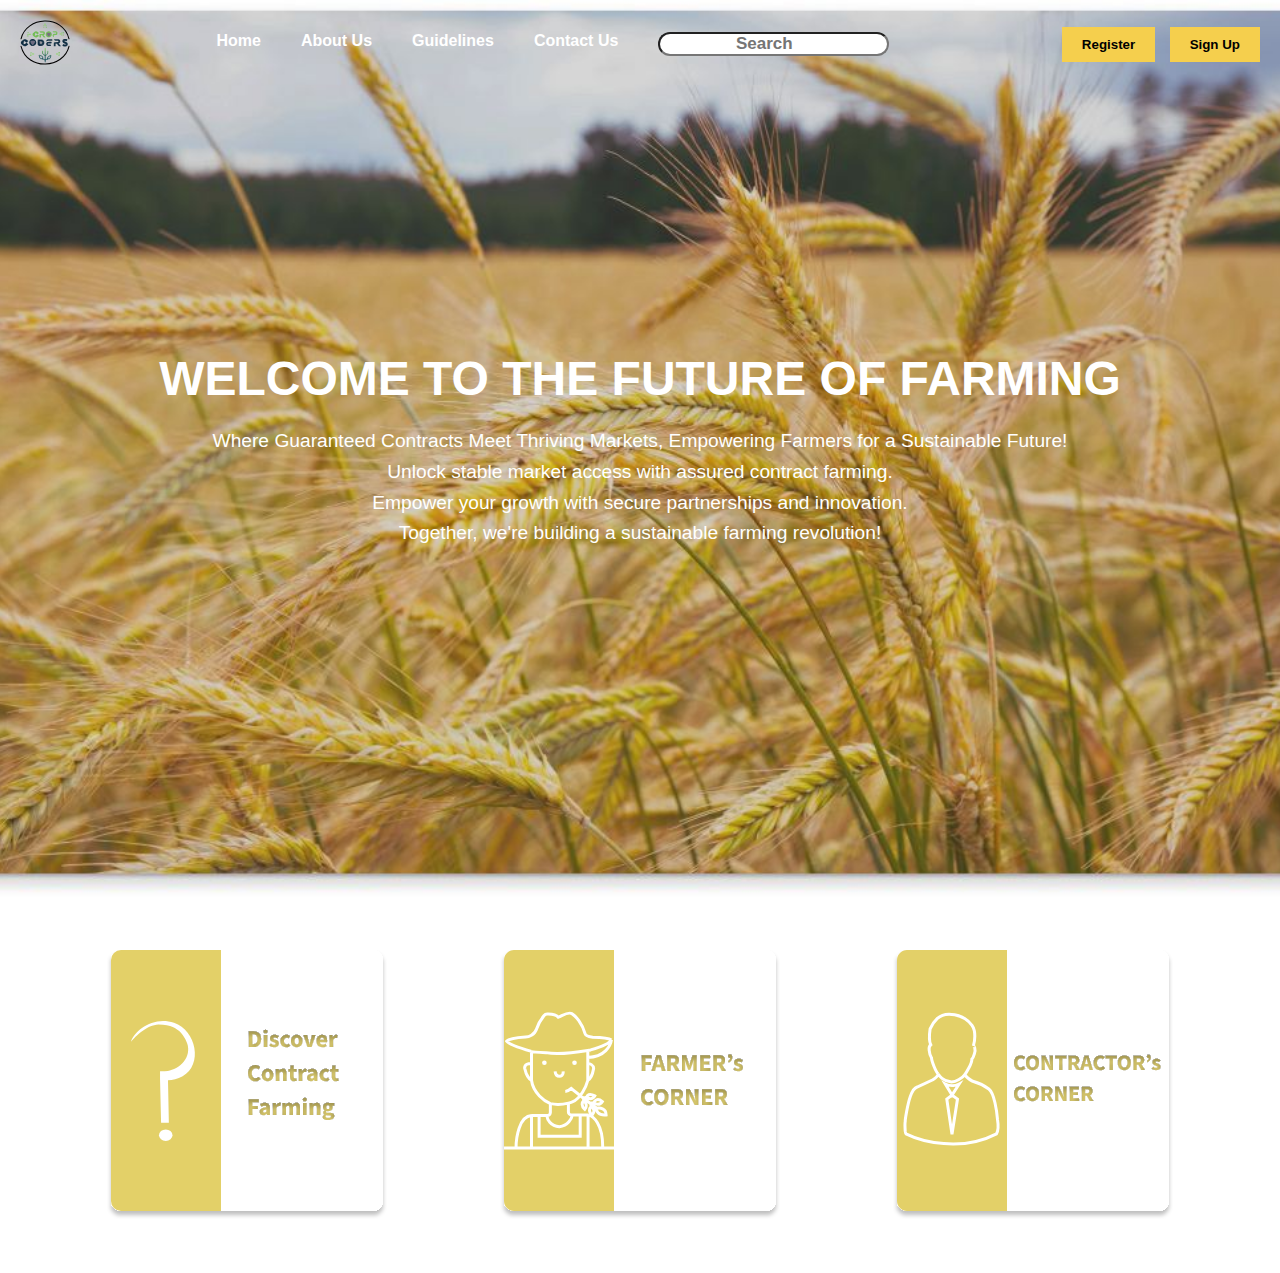
<file: index.html>
<!DOCTYPE html>
<html lang="en">
<head>
    <meta charset="UTF-8">
    <meta name="viewport" content="width=device-width, initial-scale=1.0">
    <title>Future of Farming</title>
    <link rel="stylesheet" href="style.css">
</head>
<body>

    <header>
        <div class="logo b1 ">
            <img src="Crop coders logo.svg" alt="Logo">
        </div>
        <nav>
            <ul>
                <li class="b1"><a href="#">Home</a></li>
                <li class="b1"><a href="#">About Us</a></li>
                <li class="b1"><a href="#">Guidelines</a></li>
                <li class="b1"><a href="#">Contact Us</a></li>
                <li class="search "><input  type="text" placeholder="                Search"></li>
            </ul>
        </nav>
        <div class="auth-buttons ">
            
            <button  class="b1"><a href="index5.html" class="p2">Register</a></button>
            <button class="b1">Sign Up</button>
        </div>
    </header>

    <section class="hero">
        <div class="hero-content">
            <h1>WELCOME TO THE FUTURE OF FARMING</h1>
            <p>
                Where Guaranteed Contracts Meet Thriving Markets, Empowering Farmers for a Sustainable Future!<br>
                Unlock stable market access with assured contract farming.<br>
                Empower your growth with secure partnerships and innovation.<br>
                Together, we're building a sustainable farming revolution!
            </p>
        </div>
        
    </section>
<div class="name1">
    
    <section class="features">
        <div class="feature-card">
           
             <a href="index3.html">

                 <img src="Discover contract farming.svg" alt="">
             </a>
        </div>
        <div class="feature-card">
           
             <a href="index5.html">

                 <img src="Farmer's corner.svg" alt="Farmer Corner">
             </a>
        </div>
        <div class="feature-card">
            
             <a href="index6.html">

             
            <img src="Contractor's corner.svg" alt=""></a>
        </div>
    </section>
</div>

</body>
</html>
</file>
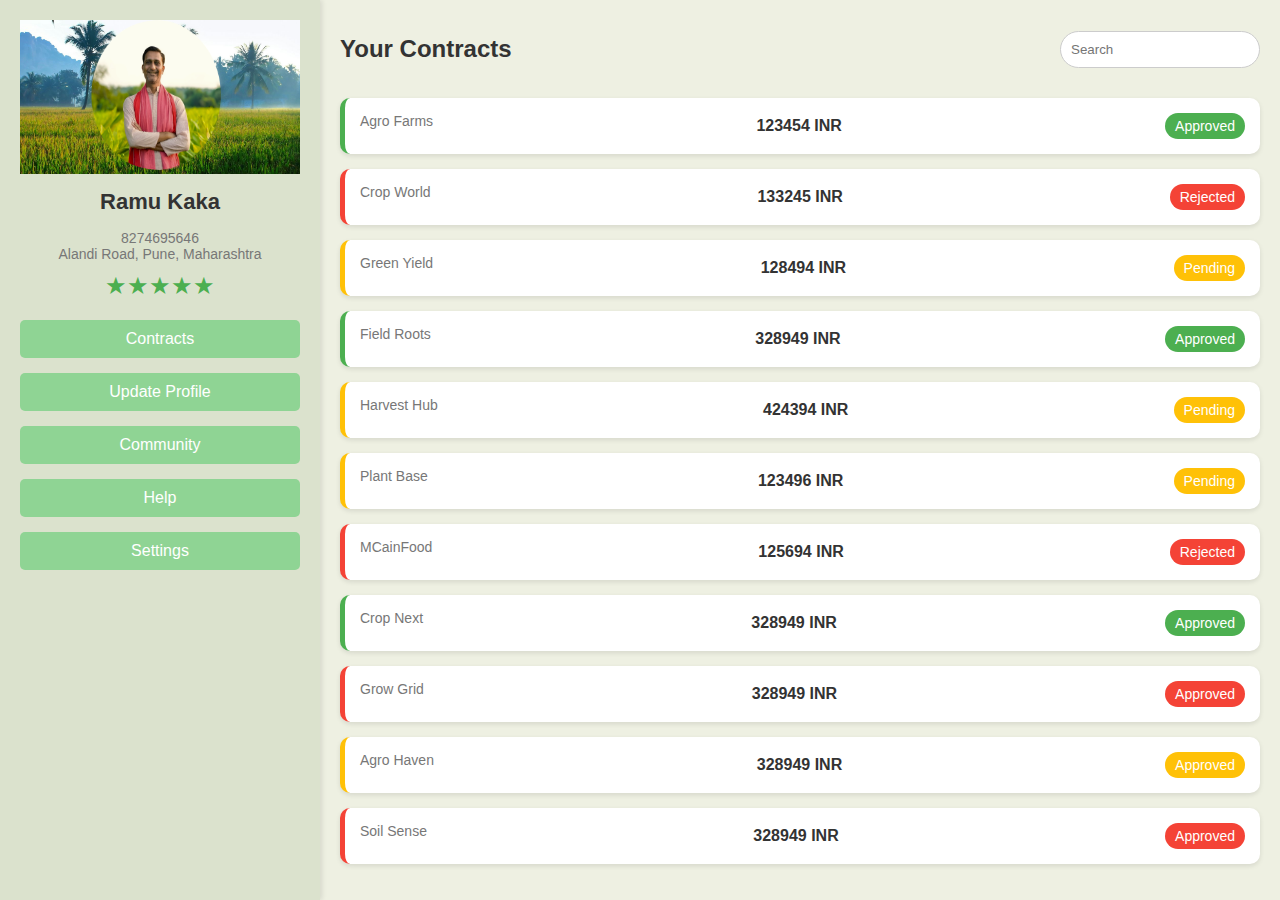
<file: index2.html>
<!DOCTYPE html>
<html lang="en">
<head>
    <meta charset="UTF-8">
    <meta name="viewport" content="width=device-width, initial-scale=1.0">
    <title>User Dashboard</title>
    <link rel="stylesheet" href="style2.css">
</head>
<body>
    <div class="container">
        <div class="sidebar">
            <div class="profile-section">
               <div class="babu">
                   <img src="CircularPic[1].png" alt="User Profile" class="profile-pic">
            </div>
                
                <h2>Ramu Kaka</h2>
                <p>8274695646<br>Alandi Road, Pune, Maharashtra</p>
                <div class="stars">
                    <span>★★★★★</span>
                </div>
            </div>
            <div class="buttons">
                <button>Contracts</button>
                <button>Update Profile</button>
                <button>Community</button>
                <button>Help</button>
                <button>Settings</button>
            </div>
        </div>

        <div class="main-content">
            <div class="contracts-header">
                <h2>Your Contracts</h2>
                <input type="text" placeholder="Search">
            </div>
            <div class="contracts-list">
                <div class="contract approved">
                    <p>Agro Farms  </p>
                    <span class="amount">123454 INR</span>
                    <span class="status">Approved</span>
                </div>
                <div class="contract rejected">
                    <p>Crop World</p>
                    <span class="amount">133245 INR</span>
                    <span class="status">Rejected</span>
                </div>
                <div class="contract pending">
                    <p>Green Yield</p>
                    <span class="amount">128494 INR</span>
                    <span class="status">Pending</span>
                </div>
                <div class="contract approved">
                    <p>Field Roots</p>
                    <span class="amount">328949 INR</span>
                    <span class="status">Approved</span>
                </div>
                <div class="contract pending">
                    <p>Harvest Hub</p>
                    <span class="amount">424394 INR</span>
                    <span class="status">Pending</span>
                </div>
                <div class="contract pending">
                    <p>Plant Base</p>
                    <span class="amount">123496 INR</span>
                    <span class="status">Pending</span>
                </div>
                <div class="contract rejected">
                    <p>MCainFood</p>
                    <span class="amount">125694 INR</span>
                    <span class="status">Rejected</span>
                </div>
                <div class="contract approved">
                    <p>Crop Next</p>
                    <span class="amount">328949 INR</span>
                    <span class="status">Approved</span>
                </div>
                <div class="contract rejected">
                    <p>Grow Grid</p>
                    <span class="amount">328949 INR</span>
                    <span class="status">Approved</span>
                </div>
                <div class="contract pending">
                    <p>Agro Haven</p>
                    <span class="amount">328949 INR</span>
                    <span class="status">Approved</span>
                </div>
                <div class="contract rejected">
                    <p>Soil Sense</p>
                    <span class="amount">328949 INR</span>
                    <span class="status">Approved</span>
                </div>
            </div>
        </div>
    </div>
</body>
</html>
</file>
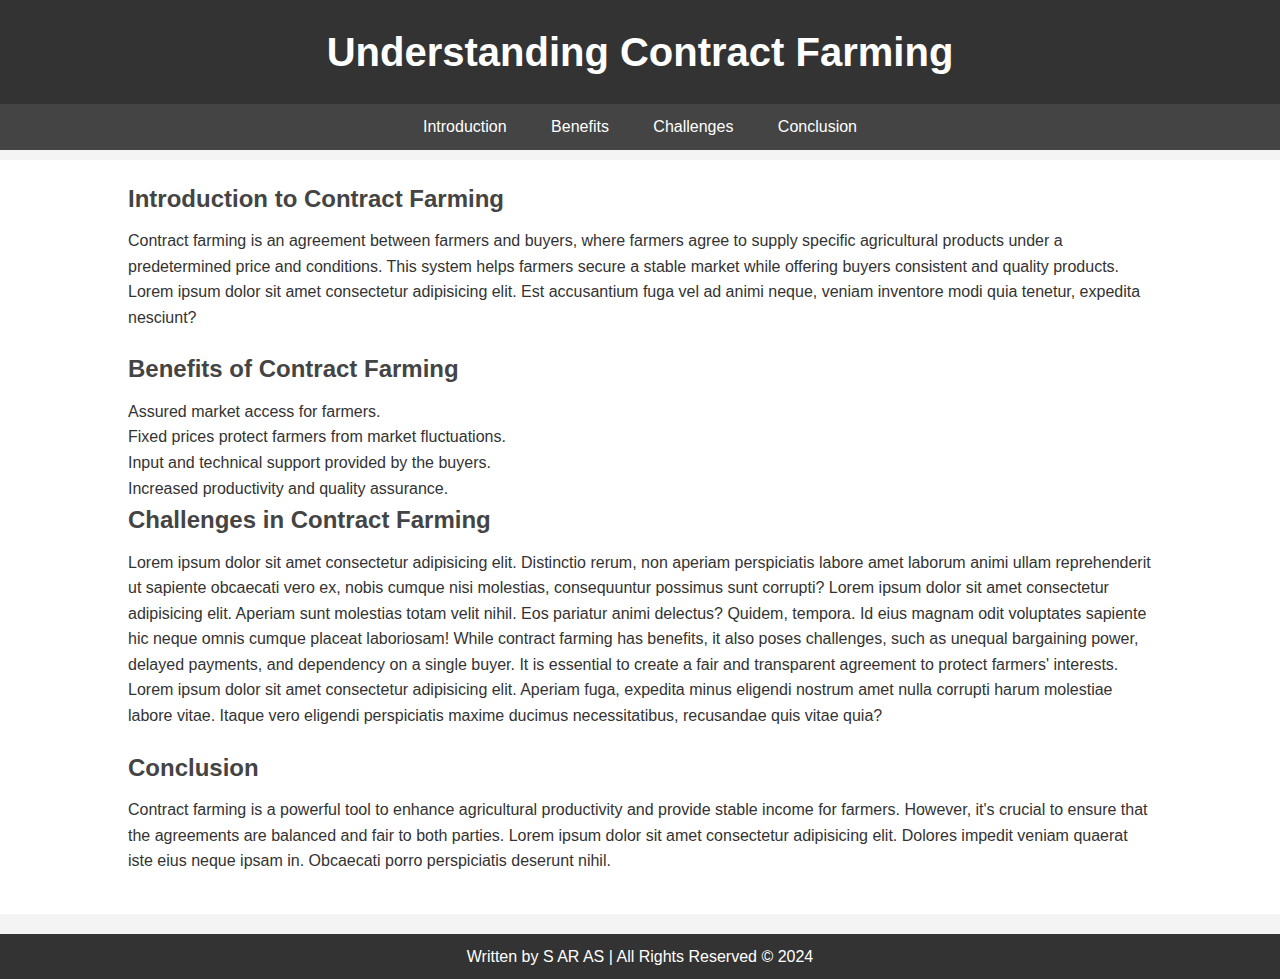
<file: index3.html>
<!DOCTYPE html>
<html lang="en">
<head>
    <meta charset="UTF-8">
    <meta name="viewport" content="width=device-width, initial-scale=1.0">
    <meta http-equiv="X-UA-Compatible" content="ie=edge">
    <title>Contract Farming Blog</title>
    <link rel="stylesheet" href="style3.css">
</head>
<body>

    <header>
        <div class="container">
            <h1>Understanding Contract Farming</h1>
        </div>
    </header>

    <nav>
        <ul>
            <li><a href="#introduction">Introduction</a></li>
            <li><a href="#benefits">Benefits</a></li>
            <li><a href="#challenges">Challenges</a></li>
            <li><a href="#conclusion">Conclusion</a></li>
        </ul>
    </nav>
    <section class="content">
        <div class="container">
            <article id="introduction">
                <h2>Introduction to Contract Farming</h2>
                <p>
                    Contract farming is an agreement between farmers and buyers, where farmers agree to supply specific agricultural products under a predetermined price and conditions. This system helps farmers secure a stable market while offering buyers consistent and quality products.
                    Lorem ipsum dolor sit amet consectetur adipisicing elit. Est accusantium fuga vel ad animi neque, veniam inventore modi quia tenetur, expedita nesciunt?
                </p>
            </article>

            <article id="benefits">
                <h2>Benefits of Contract Farming</h2>
                <ul>
                    <li>Assured market access for farmers.</li>
                    <li>Fixed prices protect farmers from market fluctuations.</li>
                    <li>Input and technical support provided by the buyers.</li>
                    <li>Increased productivity and quality assurance.</li>
                  
                </ul>
            </article>

            <article id="challenges">
                <h2>Challenges in Contract Farming</h2>
                <p>Lorem ipsum dolor sit amet consectetur adipisicing elit. Distinctio rerum, non aperiam perspiciatis labore amet laborum animi ullam reprehenderit ut sapiente obcaecati vero ex, nobis cumque nisi molestias, consequuntur possimus sunt corrupti?
                    Lorem ipsum dolor sit amet consectetur adipisicing elit. Aperiam sunt molestias totam velit nihil. Eos pariatur animi delectus? Quidem, tempora. Id eius magnam odit voluptates sapiente hic neque omnis cumque placeat laboriosam!
                    While contract farming has benefits, it also poses challenges, such as unequal bargaining power, delayed payments, and dependency on a single buyer. It is essential to create a fair and transparent agreement to protect farmers' interests.
                    Lorem ipsum dolor sit amet consectetur adipisicing elit. Aperiam fuga, expedita minus eligendi nostrum amet nulla corrupti harum molestiae labore vitae. Itaque vero eligendi perspiciatis maxime ducimus necessitatibus, recusandae quis vitae quia?
                </p>
            </article>

            <article id="conclusion">
                <h2>Conclusion</h2>
                <p>
                    Contract farming is a powerful tool to enhance agricultural productivity and provide stable income for farmers. However, it's crucial to ensure that the agreements are balanced and fair to both parties.
                    Lorem ipsum dolor sit amet consectetur adipisicing elit. Dolores impedit veniam quaerat iste eius neque ipsam in. Obcaecati porro perspiciatis deserunt nihil.
                </p>
            </article>
        </div>
    </section>

    <footer>
        <div class="container">
            <p>Written by S AR AS  | All Rights Reserved © 2024</p>
        </div>
    </footer>

</body>
</html>
</file>
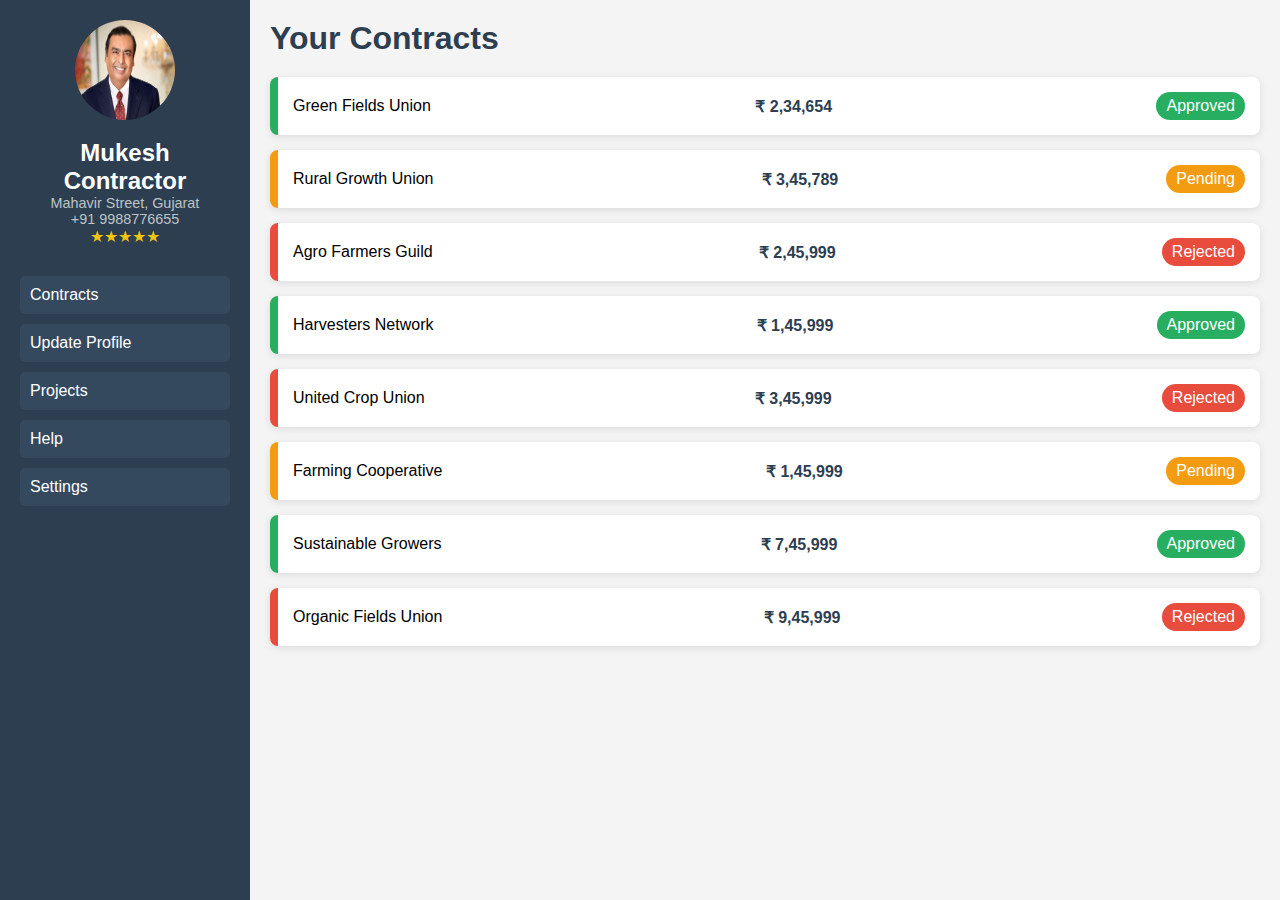
<file: index4.html>
<!DOCTYPE html>
<html lang="en">
<head>
    <meta charset="UTF-8">
    <meta name="viewport" content="width=device-width, initial-scale=1.0">
    <title>Contractor's Dashboard</title>
    <link rel="stylesheet" href="style4.css">
</head>
<body>
    <div class="container">
        <aside class="sidebar">
            <div class="profile-section">
                <img src="mukesh.jpg" alt="Contractor Photo" class="profile-pic">
                <h2>Mukesh Contractor</h2>
                <p>Mahavir Street, Gujarat</p>
                <p>+91 9988776655</p>
                <div class="ratings">
                    <span>★★★★★</span>
                </div>
            </div>
            <nav class="sidebar-nav">
                <button class="nav-btn">Contracts</button>
                <button class="nav-btn">Update Profile</button>
                <button class="nav-btn">Projects</button>
                
                <button class="nav-btn">Help</button>
                <button class="nav-btn">Settings</button>
            </nav>
        </aside>

        <main class="main-content">
            <h1>Your Contracts</h1>
            <div class="contracts-list">
                <div class="contract-item approved">
                    <span>Green Fields Union</span>
                    <span class="amount">₹ 2,34,654</span>
                    <span class="status approved-status">Approved</span>
                </div>
                <div class="contract-item pending">
                    <span>Rural Growth Union</span>
                    <span class="amount">₹ 3,45,789</span>
                    <span class="status pending-status">Pending</span>
                </div>
                <div class="contract-item rejected">
                    <span>Agro Farmers Guild</span>
                    <span class="amount">₹ 2,45,999</span>
                    <span class="status rejected-status">Rejected</span>
                </div>
                <div class="contract-item approved">
                    <span>Harvesters Network</span>
                    <span class="amount">₹ 1,45,999</span>
                    <span class="status approved-status">Approved</span>
                </div>
                <div class="contract-item rejected">
                    <span>United Crop Union</span>
                    <span class="amount">₹ 3,45,999</span>
                    <span class="status rejected-status">Rejected</span>
                </div>
                <div class="contract-item pending">
                    <span>Farming Cooperative</span>
                    <span class="amount">₹ 1,45,999</span>
                    <span class="status pending-status">Pending</span>
                </div>
                <div class="contract-item approved">
                    <span>Sustainable Growers</span>
                    <span class="amount">₹ 7,45,999</span>
                    <span class="status approved-status">Approved</span>
                </div>
                <div class="contract-item rejected">
                    <span>Organic Fields Union</span>
                    <span class="amount">₹ 9,45,999</span>
                    <span class="status rejected-status">Rejected</span>
                </div>
            </div>
        </main>
    </div>
</body>
</html>
</file>
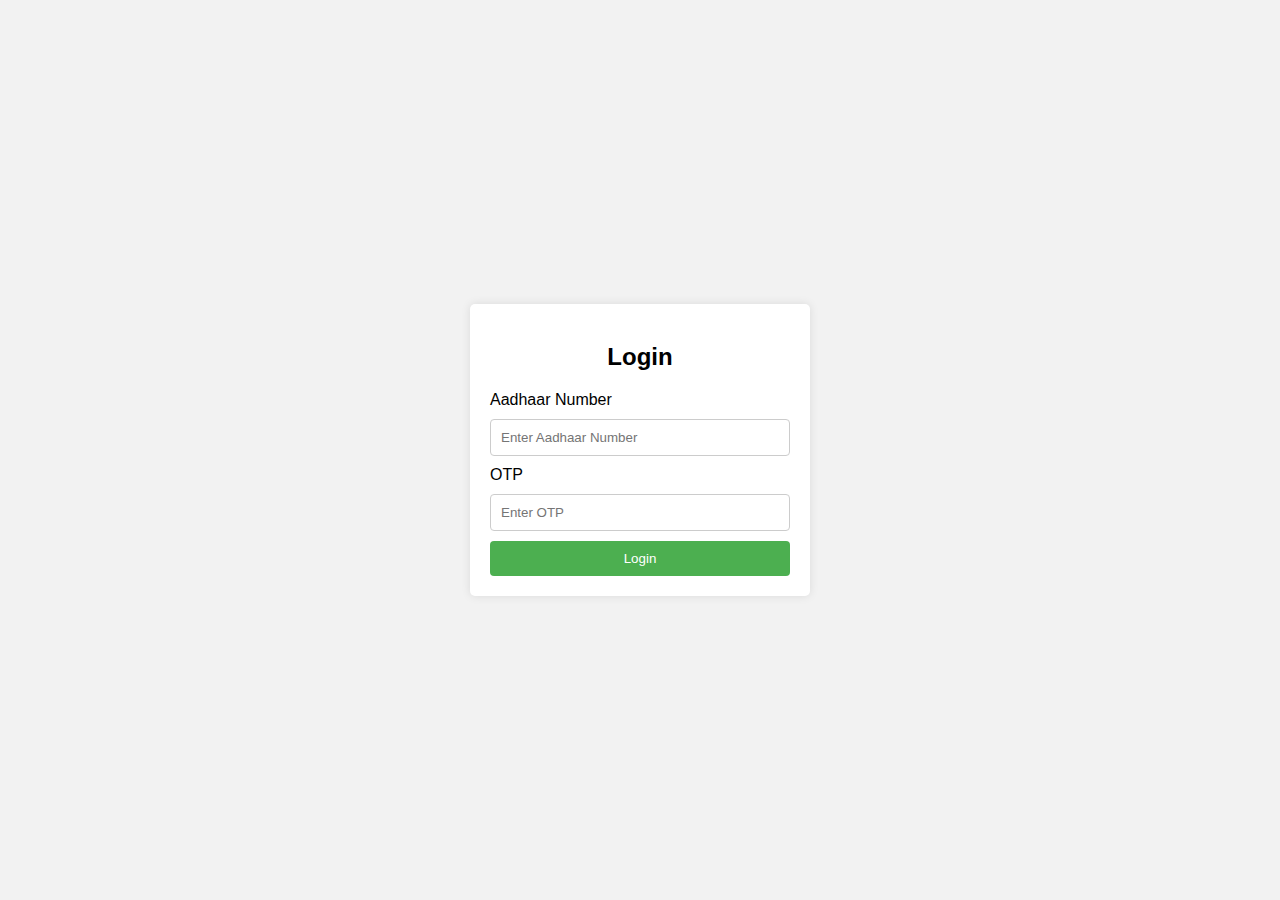
<file: index5.html>
<!DOCTYPE html>
<html lang="en">
<head>
    <meta charset="UTF-8">
    <meta name="viewport" content="width=device-width, initial-scale=1.0">
    <title>Farmer Login</title>
    <style>
        body {
            font-family: Arial, sans-serif;
            background-color: #f2f2f2;
            margin: 0;
            padding: 0;
            display: flex;
            justify-content: center;
            align-items: center;
            height: 100vh;
        }
        .login-container {
            background-color: white;
            padding: 20px;
            border-radius: 5px;
            box-shadow: 0 0 10px rgba(0, 0, 0, 0.1);
            width: 300px;
        }
        .login-container h2 {
            text-align: center;
            margin-bottom: 20px;
        }
        .login-container input {
            width: 100%;
            padding: 10px;
            margin: 10px 0;
            border: 1px solid #ccc;
            border-radius: 4px;
            box-sizing: border-box;
        }
        .login-container button {
            width: 100%;
            padding: 10px;
            background-color: #4CAF50;
            color: white;
            border: none;
            border-radius: 4px;
            cursor: pointer;
        }
        .login-container button:hover {
            background-color: #45a049;
        }

        .p1{
            text-decoration: none;
            color: inherit;

        }
    </style>
</head>
<body>
    <div class="login-container">
        <h2> Login</h2>
        <form action="/login" method="post">
            <label for="aadhaar">Aadhaar Number</label>
            <input type="text" id="aadhaar" name="aadhaar" placeholder="Enter Aadhaar Number" maxlength="12" required>

            <label for="otp">OTP</label>
            <input type="text" id="otp" name="otp" placeholder="Enter OTP" maxlength="6" required>

            <button type="submit" ><a href="index2.html" class="p1">Login</a>  </button>
        </form>
    </div>
</body>
</html>
</file>
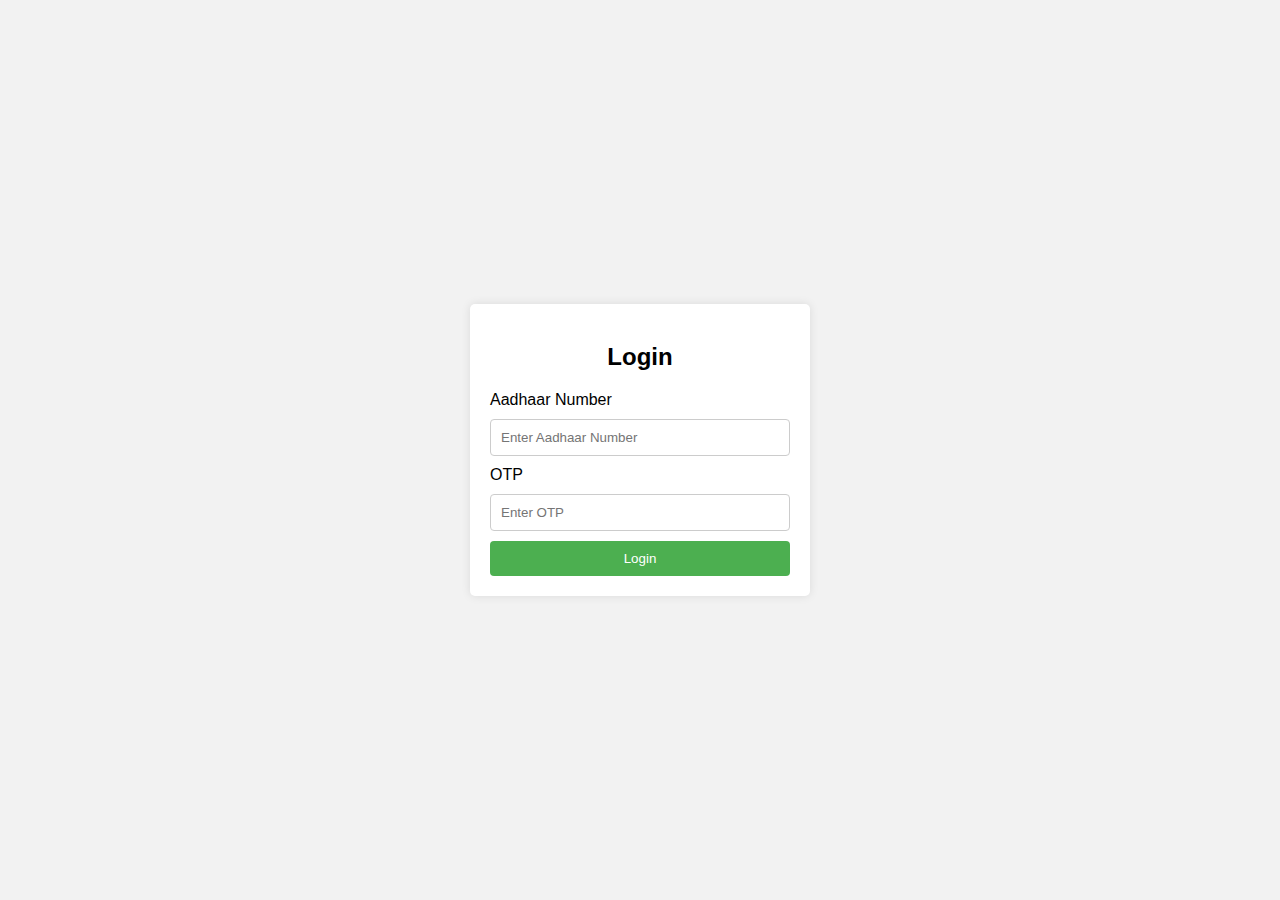
<file: index6.html>
<!DOCTYPE html>
<html lang="en">
<head>
    <meta charset="UTF-8">
    <meta name="viewport" content="width=device-width, initial-scale=1.0">
    <title>Farmer Login</title>
    <style>
        body {
            font-family: Arial, sans-serif;
            background-color: #f2f2f2;
            margin: 0;
            padding: 0;
            display: flex;
            justify-content: center;
            align-items: center;
            height: 100vh;
        }
        .login-container {
            background-color: white;
            padding: 20px;
            border-radius: 5px;
            box-shadow: 0 0 10px rgba(0, 0, 0, 0.1);
            width: 300px;
        }
        .login-container h2 {
            text-align: center;
            margin-bottom: 20px;
        }
        .login-container input {
            width: 100%;
            padding: 10px;
            margin: 10px 0;
            border: 1px solid #ccc;
            border-radius: 4px;
            box-sizing: border-box;
        }
        .login-container button {
            width: 100%;
            padding: 10px;
            background-color: #4CAF50;
            color: white;
            border: none;
            border-radius: 4px;
            cursor: pointer;
        }
        .login-container button:hover {
            background-color: #45a049;
        }

        .p1{
            text-decoration: none;
            color: inherit;

        }
    </style>
</head>
<body>
    <div class="login-container">
        <h2> Login</h2>
        <form action="/login" method="post">
            <label for="aadhaar">Aadhaar Number</label>
            <input type="text" id="aadhaar" name="aadhaar" placeholder="Enter Aadhaar Number" maxlength="12" required>

            <label for="otp">OTP</label>
            <input type="text" id="otp" name="otp" placeholder="Enter OTP" maxlength="6" required>

            <button type="submit" ><a href="index4.html" class="p1">Login</a>  </button>
        </form>
    </div>
</body>
</html>
</file>
<file: style.css>
* {
    margin: 0;
    padding: 0;

    box-sizing: border-box;
}

body {
    font-family: 'Arial', sans-serif;
    /* background-color: #db1c1c81; */
    /* background-image: ;
     */
     /* background-image: url(img2.jpg); */
   

}

header {
    display: flex;
    justify-content: space-between;
    align-items: center;
    padding: 20px;
    /* background-color: rgb(220, 227, 15); */
    position: absolute;
    width: 100%;
    top: 0;
    z-index: 1000;
    
}

.logo img {
    width: 50px;
}

nav ul {
    display: flex;
    list-style: none;
}

nav ul li {
    margin: 0 20px;
}

nav ul li a {
    text-decoration: none;
    color: white;
    font-weight: bold;
}

.auth-buttons button {
    background-color: #F5CF4D;
    border: none;
    padding: 10px 20px;
    margin-left: 10px;
    cursor: pointer;
    font-weight: bold;
}

.hero {
    height: 100vh;
    background: url('img2.jpg') no-repeat center center/cover;
    display: flex;
    justify-content: center;
    align-items: center;
    flex-direction: column;
    text-align: center;
    color: white;
    position: relative;
    margin: 0px;
    margin-top: 0px;
    padding-top: 0px;
}

.hero-content h1 {
    font-size: 3rem;
    margin-bottom: 20px;
}

.hero-content p {
    font-size: 1.2rem;
    line-height: 1.6;
}

/* .slider-arrows {
    position: relative;
    bottom: 20px;
    left: 50%;
    transform: translateX(-50%);
    display: flex;
    justify-content: space-between;
    width: 100px;
} */
/* 
.left-arrow, .right-arrow {
    font-size: 2rem;
    color: white;
    cursor: pointer;
} */

.features {
    display: flex;
    justify-content: space-around;
    padding: 50px;
    background-color: #f0f0f000;
}

.feature-card {
    /* background-color: #F5CF4D; */
    padding: 0px;
    margin: 0px;
    /* width: 25%; */
    /* text-align: center; */
    /* border-radius: 10px; */
    /* box-shadow: 0 4px 8px rgba(0, 0, 0, 0.1); */
}

.feature-card h3 {
    font-size: 1.5rem;
    color: #333;
}

input{
    
    float: left;
    padding: 0px;
    border-radius: 45px;
    /* margin-top: 8px; */
    margin-right: 16px;
    font-size: 17px;
    font-weight: 600;
   
    

}

.b1{
  color: black;
}

.b1:hover{
    transform: scale(1.25);
}

.feature-card:hover{
    transform: scale(1.25);
}

.p2{
    text-decoration: none;
    color: inherit;
}
</file>
<file: style2.css>
* {
    margin: 0;
    padding: 0;
    box-sizing: border-box;
}

body {
    
    font-family: Arial, sans-serif;
    background-color: #eef0e2;
}

.container {
    display: flex;
    min-height: 100vh;
}

.sidebar {
    padding: 0%;
    width: 25%;
    background-color: #b1c69f4f;
    padding: 20px;
    box-shadow: 2px 0 5px rgba(0, 0, 0, 0.1);
}

.profile-section {

    
    text-align: center;
}
.babu{
    padding: 0%;
    background: url(profile\ banner1.jpg) no-repeat center center/cover;
}

.profile-pic {
    border-radius: 50%;
    width: 150px;
    height: 150px;
}

h2 {
    margin: 15px 0;
    font-size: 22px;
    color: #333;
}

p {
    font-size: 14px;
    color: #777;
    margin-bottom: 10px;
}

.stars {
    font-size: 24px;
    color: #4CAF50;
}

.buttons {
    margin-top: 20px;
}

button {
    width: 100%;
    padding: 10px;
    margin-bottom: 15px;
    border: none;
    background-color: #8fd494;
    color: #fff;
    font-size: 16px;
    cursor: pointer;
    border-radius: 5px;
}

button:hover {
    background-color: #7ac083;
}

.main-content {
    flex: 1;
    padding: 20px;
}

.contracts-header {
    display: flex;
    justify-content: space-between;
    align-items: center;
}

.contracts-header h2 {
    color: #333;
    font-size: 24px;
}

.contracts-header input {
    padding: 10px;
    border-radius: 25px;
    border: 1px solid #ccc;
    width: 200px;
}

.contracts-list {
    margin-top: 20px;
}

.contract {
    background-color: #fff;
    padding: 15px;
    margin-bottom: 15px;
    border-radius: 10px;
    display: flex;
    justify-content: space-between;
    align-items: center;
    box-shadow: 0 2px 5px rgba(0, 0, 0, 0.1);
    transition: all 0.25s ease-in-out 0.25s;
}
.contract:hover{
    transform: scaleX(0.96);
}

.approved {
    border-left: 5px solid #4CAF50;
}

.rejected {
    border-left: 5px solid #f44336;
}

.pending {
    border-left: 5px solid #FFC107;
}

.amount {
    color: #333;
    font-weight: bold;
}

.status {
    font-size: 14px;
    padding: 5px 10px;
    border-radius: 15px;
    color: #fff;
}

.approved .status {
    background-color: #4CAF50;
}

.rejected .status {
    background-color: #f44336;
}

.pending .status {
    background-color: #FFC107;
}

/* Responsive Design */
@media (max-width: 768px) {
    .container {
        flex-direction: column;
    }

    .sidebar {
        width: 100%;
        text-align: center;
    }

    .main-content {
        padding: 10px;
    }
}
</file>
<file: style3.css>
* {
    margin: 0;
    padding: 0;
    box-sizing: border-box;
}
body {
    font-family: 'Arial', sans-serif;
    background-color: #f4f4f4;
    color: #333;
    line-height: 1.6;
}

.container {
    width: 80%;
    margin: auto;
    overflow: hidden;
}

header {
    background: #333;
    color: #fff;
    padding: 20px 0;
    text-align: center;
}

header h1 {
    margin: 0;
    font-size: 2.5rem;
}

nav {
    background: #444;
    color: #fff;
    padding: 10px 0;
    text-align: center;
}

nav ul {
    list-style: none;
    padding: 0;
}

nav ul li {
    display: inline;
    margin: 0 10px;
}

nav ul li a {
    color: #fff;
    text-decoration: none;
    padding: 5px 10px;
}


nav ul li a:hover {
    background: #333;
    border-radius: 5px;
}

section.content {
    padding: 20px 0;
    background: #fff;
    margin-top: 10px;
}

section.content h2 {
    color: #444;
    margin-bottom: 10px;
}

section.content p {
    margin-bottom: 20px;
}

footer {
    background: #333;
    color: #fff;
    text-align: center;
    padding: 10px 0;
    margin-top:20px;
}
</file>
<file: style4.css>
* {
    margin: 0;
    padding: 0;
    box-sizing: border-box;
}

body {
    font-family: 'Arial', sans-serif;
    background-color: #f4f4f4;
}

.container {
    display: flex;
    min-height: 100vh;
}

.sidebar {
    width: 250px;
    background-color: #2c3e50;
    color: white;
    padding: 20px;
}

.profile-section {
    text-align: center;
}

.profile-pic {
    width: 100px;
    height: 100px;
    border-radius: 50%;
    margin-bottom: 15px;
}

h2 {
    font-size: 1.5rem;
}

p {
    font-size: 0.9rem;
    color: #bdc3c7;
}

.ratings span {
    color: #f1c40f;
}

.sidebar-nav {
    margin-top: 30px;
}

.nav-btn {
    width: 100%;
    background-color: #34495e;
    color: white;
    border: none;
    padding: 10px;
    margin-bottom: 10px;
    cursor: pointer;
    text-align: left;
    border-radius: 5px;
    font-size: 1rem;
}

.nav-btn:hover {
    background-color: #1abc9c;
}

.main-content {
    flex-grow: 1;
    padding: 20px;
}

h1 {
    margin-bottom: 20px;
    font-size: 2rem;
    color: #2c3e50;
}

.contracts-list {
    display: flex;
    flex-direction: column;
    gap: 15px;
}

.contract-item {
    display: flex;
    justify-content: space-between;
    align-items: center;
    background-color: white;
    padding: 15px;
    border-radius: 8px;
    box-shadow: 0 2px 8px rgba(0, 0, 0, 0.1);
}

.contract-item span {
    font-size: 1rem;
}

.amount {
    font-weight: bold;
    color: #2c3e50;
}

.status {
    padding: 5px 10px;
    border-radius: 20px;
    font-size: 0.9rem;
    color: white;
}

.approved-status {
    background-color: #27ae60;
}

.pending-status {
    background-color: #f39c12;
}

.rejected-status {
    background-color: #e74c3c;
}

.approved {
    border-left: 8px solid #27ae60;
}

.pending {
    border-left: 8px solid #f39c12;
}

.rejected {
    border-left: 8px solid #e74c3c;
}
</file>
